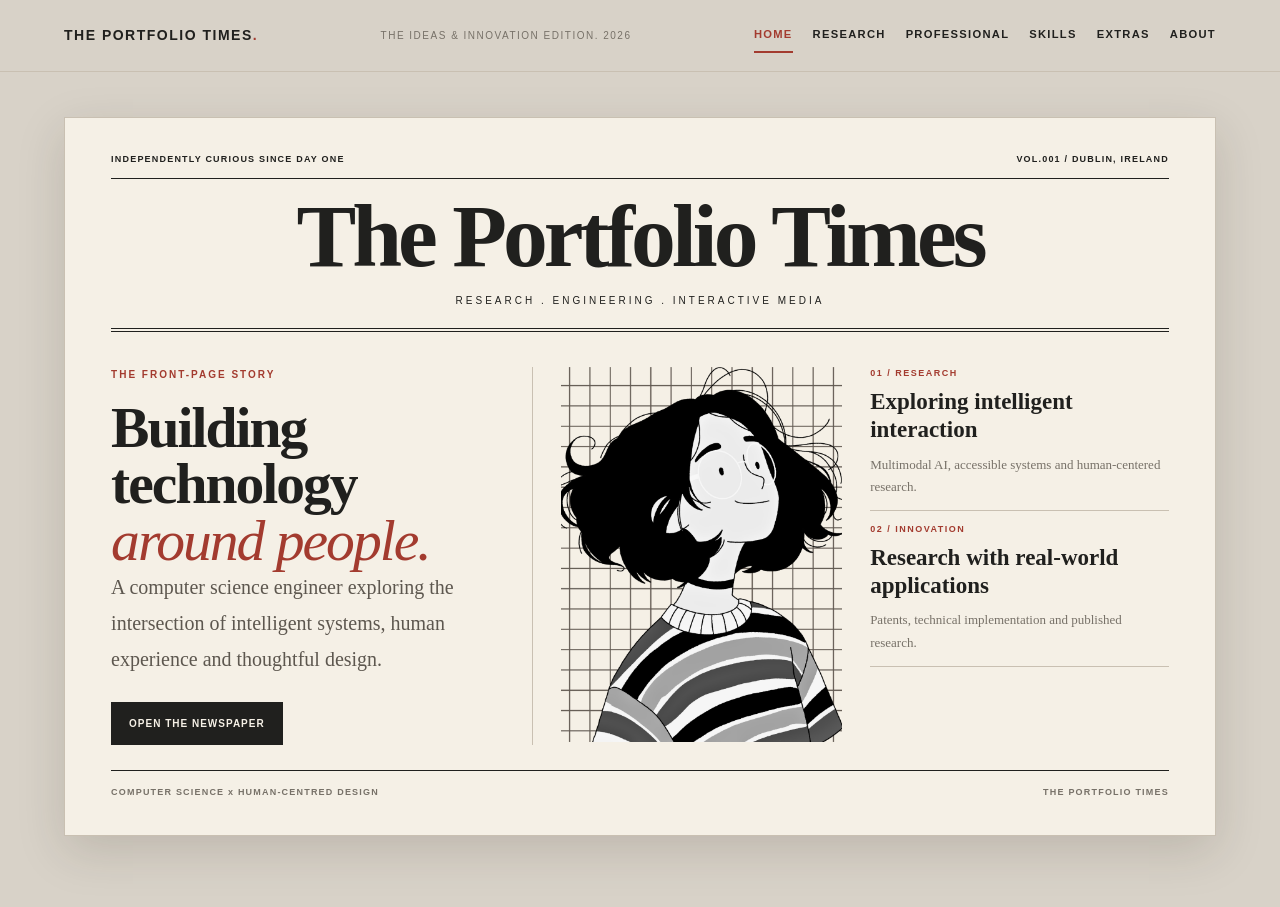
<file: Coursework-Portfolio-20261027T113355Z-1-001/Coursework-Portfolio/Portfolio/index.html>
<!-- The Portfolio Times cover page/homepage-->
<!DOCTYPE html>
<html lang="en">
<head>
    <meta charset="UTF-8">
    <meta name="viewport" content="width=device-width, initial-scale=1.0">
<!--title of the page-->
    <title>The Portfolio Times</title>
<!--linking the css and js files to the html page-->
    <link rel="stylesheet" href="css/style.css">
    <script src="js/script.js" defer></script>
</head>

<body>
<!--header section of the page containing the brand name and navigation bar -->
    <header class="site-header">

        <a href="index.html" class="brand">
            THE PORTFOLIO TIMES<span>.</span>

        </a>

        <div class="edition">
            THE IDEAS &amp; INNOVATION EDITION. 2026
        </div>
<!--navigation bar linking all the pages and current page is HOME---->
        <nav class="site-nav" aria-label="Main navigation">
            <a href="index.html" aria-current="page">HOME</a>
            <a href="research.html">RESEARCH</a>
            <a href="professional.html">PROFESSIONAL</a>
            <a href="skills.html">SKILLS</a>
            <a href="extras.html">EXTRAS</a>
            <a href="about.html">ABOUT</a>

        </nav>
    </header>
<!--main content of the page -->
    <main>
        <section class="cover-screen" id="cover">

            <div class="cover-paper">
                <div class="cover-topline">
                    <span> INDEPENDENTLY CURIOUS SINCE DAY ONE</span>
                    <span>VOL.001 / DUBLIN, IRELAND</span>
                </div>
<!--masthead of the page -->
                <h1 class ="masthead">
                    The Portfolio Times
                </h1>
<!--subheading of the page -->
                <div class="masthead-sub">
                    RESEARCH . ENGINEERING . INTERACTIVE MEDIA
                </div>
<!--rule separator -->
                <div class="cover-rule"></div>
<!--grid layout for the page -->
                <div class="cover-grid">
                    <div class="cover-main-story">
                        <p class ="kicker">THE FRONT-PAGE STORY</p>

                        <h2>
                            Building technology <br>
                            <em>around people.</em>
                        </h2>
<!--cover deck of the page -->
                        <p class="cover-deck">
                            A computer science engineer exploring the intersection of intelligent systems, human experience and thoughtful design.
                        </p>
<!--button to open the newspaper reader -->
                        <button class="open-paper" id="openPaper">
                            OPEN THE NEWSPAPER
                        </button>
                    </div>

                    <div class="cover-visual">

                        <img
                            class="cover-portrait"
                            src="media/about/profile.png"
                            alt="Portrait of Muskaan">
    
                    </div>

<!---sidebar content for each article-->
                    <aside class="cover-sidebar">
                        <article class="cover-teaser">
                            <p>01 / RESEARCH </p>
                            <h3>Exploring intelligent interaction</h3>
                            <p>
                               Multimodal AI, accessible systems and human-centered research.
                            </p>
                        </article>

                        <article class="cover-teaser">
                            <p>02 / INNOVATION</p>
                            <h3>Research with real-world applications</h3>
                            <p>
                                Patents, technical implementation and published research.
                            </p>
                        </article>
                    </aside>
                </div>
<!--bottom section -->
                <div class="cover-bottom">
                    <span> COMPUTER SCIENCE x HUMAN-CENTRED DESIGN</span>
                    <span>THE PORTFOLIO TIMES</span>
                </div>
            </div>
        </section>
<!--newspaper reader buttons and spread -->
        <div class="reader" id="reader" hidden>

            <div class="reader-toolbar">
                <button id="closePaper" class="toolbar-button">
                    COVER
                </button>
<!--spread indicator and page navigation-->
                <div class="page-indicator">
                    <span>SPREAD<span id="pageNumber"> 01</span></span>
                    <span>OF<span id="pageTotal"> 03</span></span>
                    
                </div>

                <div class="toolbar-right">
                    <button id="prevPage" class="turn-button">
                        previous page
                    </button>

                    <button id="nextPage" class="turn-button">
                        next page
                    </button>
                </div>
            </div>

            <!--book effects-->
            <div class="book-stage">
                <div class="book" id="book">

                    <div class="paper-page page-left" id="leftPage">

                    </div>

                    <div class="paper-page page-right" id="rightPage">

                    </div>

                    <div class="turn-sheet" id="turnSheet">
                        <div class="turn-front" id="turnFront">
                        </div>

                        <div class="turn-back" id="turnBack">
                        </div>


                    </div>
                </div>
            </div>
<!--footer section of the page -->
            <div class="reader-footer">
                <span>THE PORTFOLIO TIMES</span>
                <span>TURN A PAGE. FOLLOW A QUESTION</span>
<!--button to go to the next spread -->
                <button id="nextPageBottom">
                    NEXT SPREAD
                </button>
            </div>
        </div>
    </main>
<!--close main content-->
    </body>

</html>
</file>
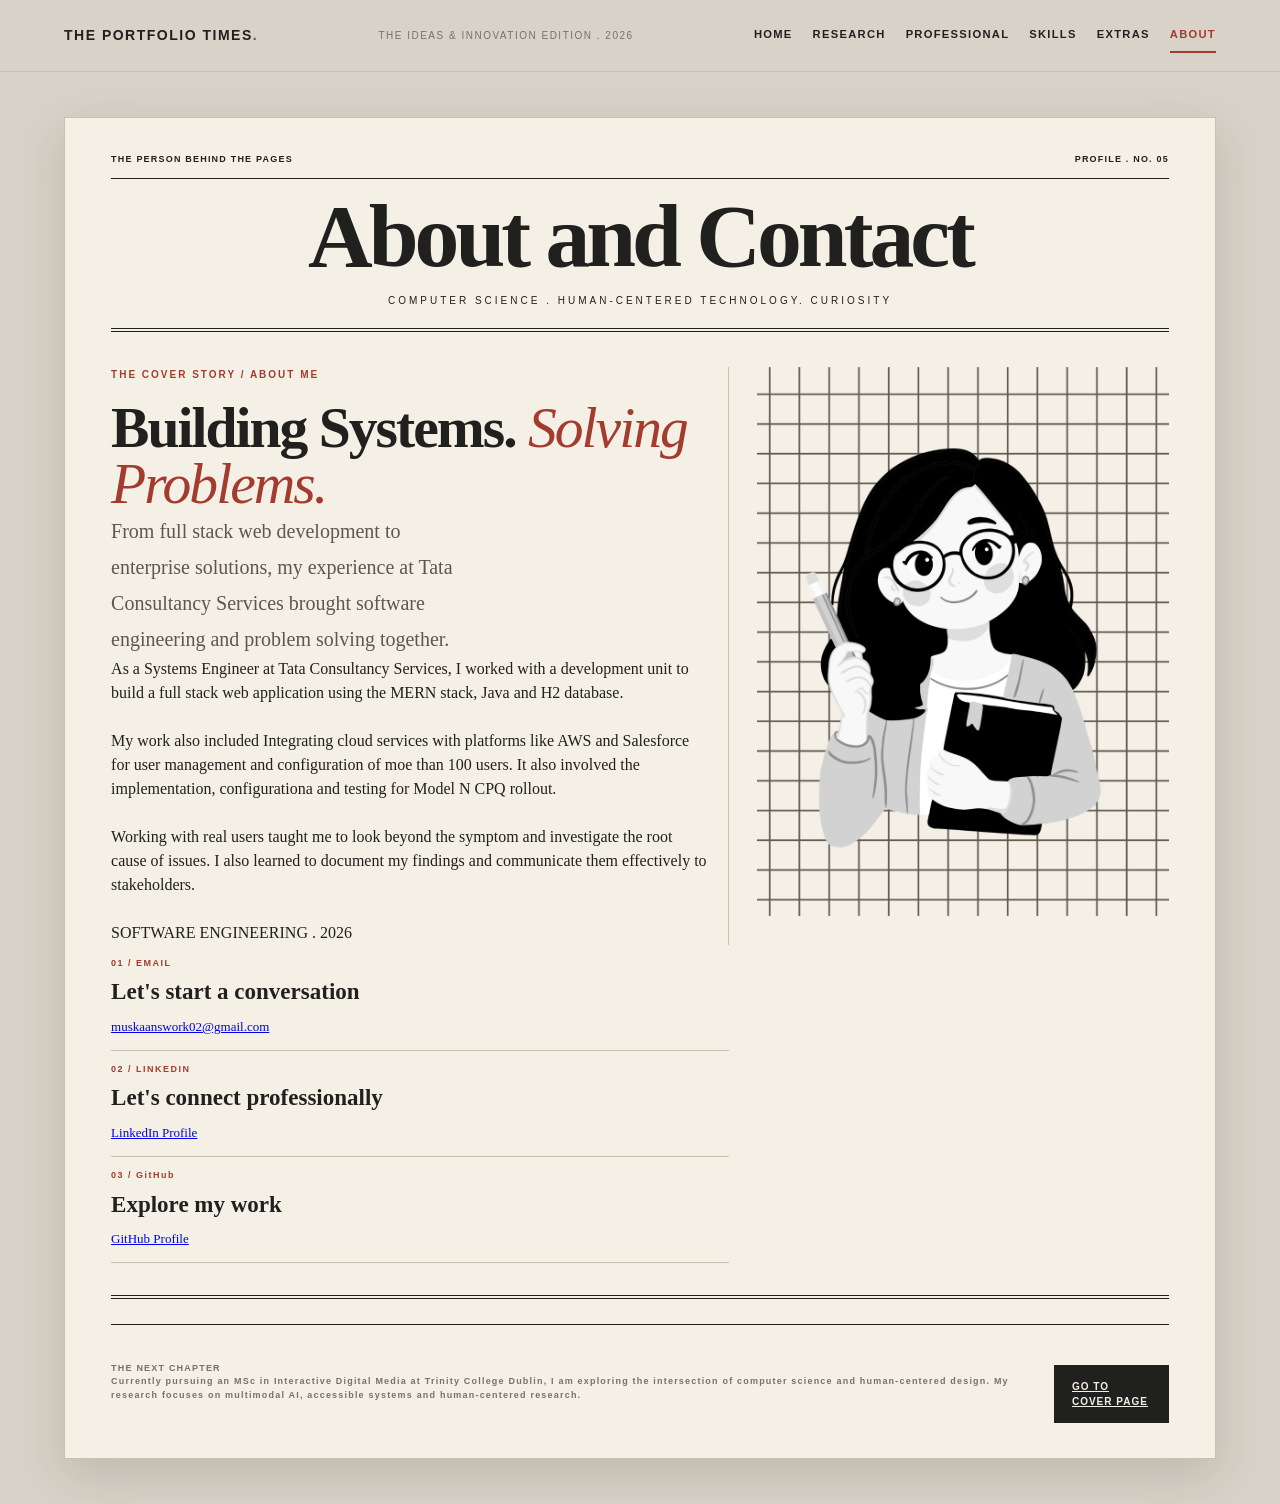
<file: Coursework-Portfolio-20261027T113355Z-1-001/Coursework-Portfolio/Portfolio/about.html>
<!-- About & Contact -->
<!DOCTYPE html>
<html lang="en">
    <head>
        <meta charset="UTF-8">
        <meta name="viewport" content="width=device-width, initial-scale=1.0">

        <title>About &amp; Contact | The Portfolio Times</title>
        <link rel="stylesheet" href="css/style.css">

    </head>

    <!--body that contains the main content -->

    <body class="inside-page">
        <header class="site-header">
            <a href="index.html" class="brand">
                THE PORTFOLIO TIMES<span>.</span>
            </a>

            <div class="edition">
                THE IDEAS &amp; INNOVATION EDITION . 2026
            </div>
            <!--navigation bar linking all the pages and current page is ABOUT---->
        <nav class="site-nav" aria-label="Main navigation">
            <a href="index.html" >HOME</a>
            <a href="research.html">RESEARCH</a>
            <a href="professional.html">PROFESSIONAL</a>
            <a href="skills.html">SKILLS</a>
            <a href="extras.html">EXTRAS</a>
            <a href="about.html" aria-current="page">ABOUT</a>
    
        </nav>

        </header>

        <!--main content of the page -->
         <main class="cover-screen">
            <article class="cover-paper">

                <div class="cover-topline">
                    <span>THE PERSON BEHIND THE PAGES</span>
                    <span>PROFILE . NO. 05</span>
                </div>
                <!--masthead of the page -->
                <h1 class="masthead">About and Contact</h1>

                <p class="masthead-sub">
                    COMPUTER SCIENCE . HUMAN-CENTERED TECHNOLOGY. CURIOSITY
                </p>

                <div class="cover-rule"></div>
                <div class="cover-grid">
                    <!--main story of the page -->
                <article class="cover-main-story">
                    <p class="kicker">THE COVER STORY / ABOUT ME</p>

                    <h2>
                        Building Systems.
                        <em>Solving Problems.</em>
                    </h2>

                    <p class="cover-deck">
                        From full stack web development to enterprise solutions, my experience at Tata Consultancy Services brought software engineering and problem solving together.
                    </p>

                    <p>
                        As a Systems Engineer at Tata Consultancy Services, I worked with a development unit to build a full stack web application using the MERN stack, Java and H2 database.
                    </p>

                    <p>
                        <br>
                        My work also included Integrating cloud services with platforms like AWS and Salesforce for user management and configuration of moe than 100 users. It also involved the implementation, configurationa and testing for Model N CPQ rollout.
                    </p>

                    <p>
                        <br>
                        Working with real users taught me to look beyond the symptom and investigate the root cause of issues. I also learned to document my findings and communicate them effectively to stakeholders.
                    </p>

                    <p class="article-byline">
                        <br>
                        SOFTWARE ENGINEERING . 2026
                    </p>

                </article>
                <!--aside section of the page with profile image and contact information -->
                <aside class="cover-visual">
                    <img
                        src="media/about/about.png"
                        alt="profile image"
                        class="page-image"
                    >
                </aside>

    <!--contact information -->
                <aside class="cover-sidebar">

                    <article class="cover-teaser">
                        <p>01 / EMAIL</p>
                        <h3>Let's start a conversation</h3>

                        <p> 
                            <a href="mailto: muskaanswork02@gmail.com">muskaanswork02@gmail.com</a>
                        </p>
                    </article>

                    <article class="cover-teaser">
                        <p> 02 / LINKEDIN</p>
                        <h3>Let's connect professionally</h3>
                        <p>
                            <a href="https://www.linkedin.com/in/muskaan-siddiqui-135b09414/" target="_blank" rel="noopener noreferrer">LinkedIn Profile</a>
                        </p>
                    </article>

                    <article class="cover-teaser">
                        <p> 03 / GitHub</p>
                        <h3>Explore my work</h3>
                        <p>
                            <a href="https://github.com/msiddiqu-tcd" target="_blank" rel="noopener noreferrer">GitHub Profile</a>
                        </p>
                    </article>
                </aside>
            </div>
<!--bottom section of the page -->
            <div class="cover-rule"></div>
            <div class="cover-bottom">
                   <p>
                    <strong>THE NEXT CHAPTER</strong>
                    <br>
                    Currently pursuing an MSc in Interactive Digital Media  at Trinity College Dublin, I am exploring the intersection of computer science and human-centered design. My research focuses on multimodal AI, accessible systems and human-centered research.
                   </p>
                   <a href="index.html" class="open-paper">
                    GO TO COVER PAGE
                   </a>
                </div>
        </article>
    </main>
<!--close main content-->
</body>
</html>
</file>
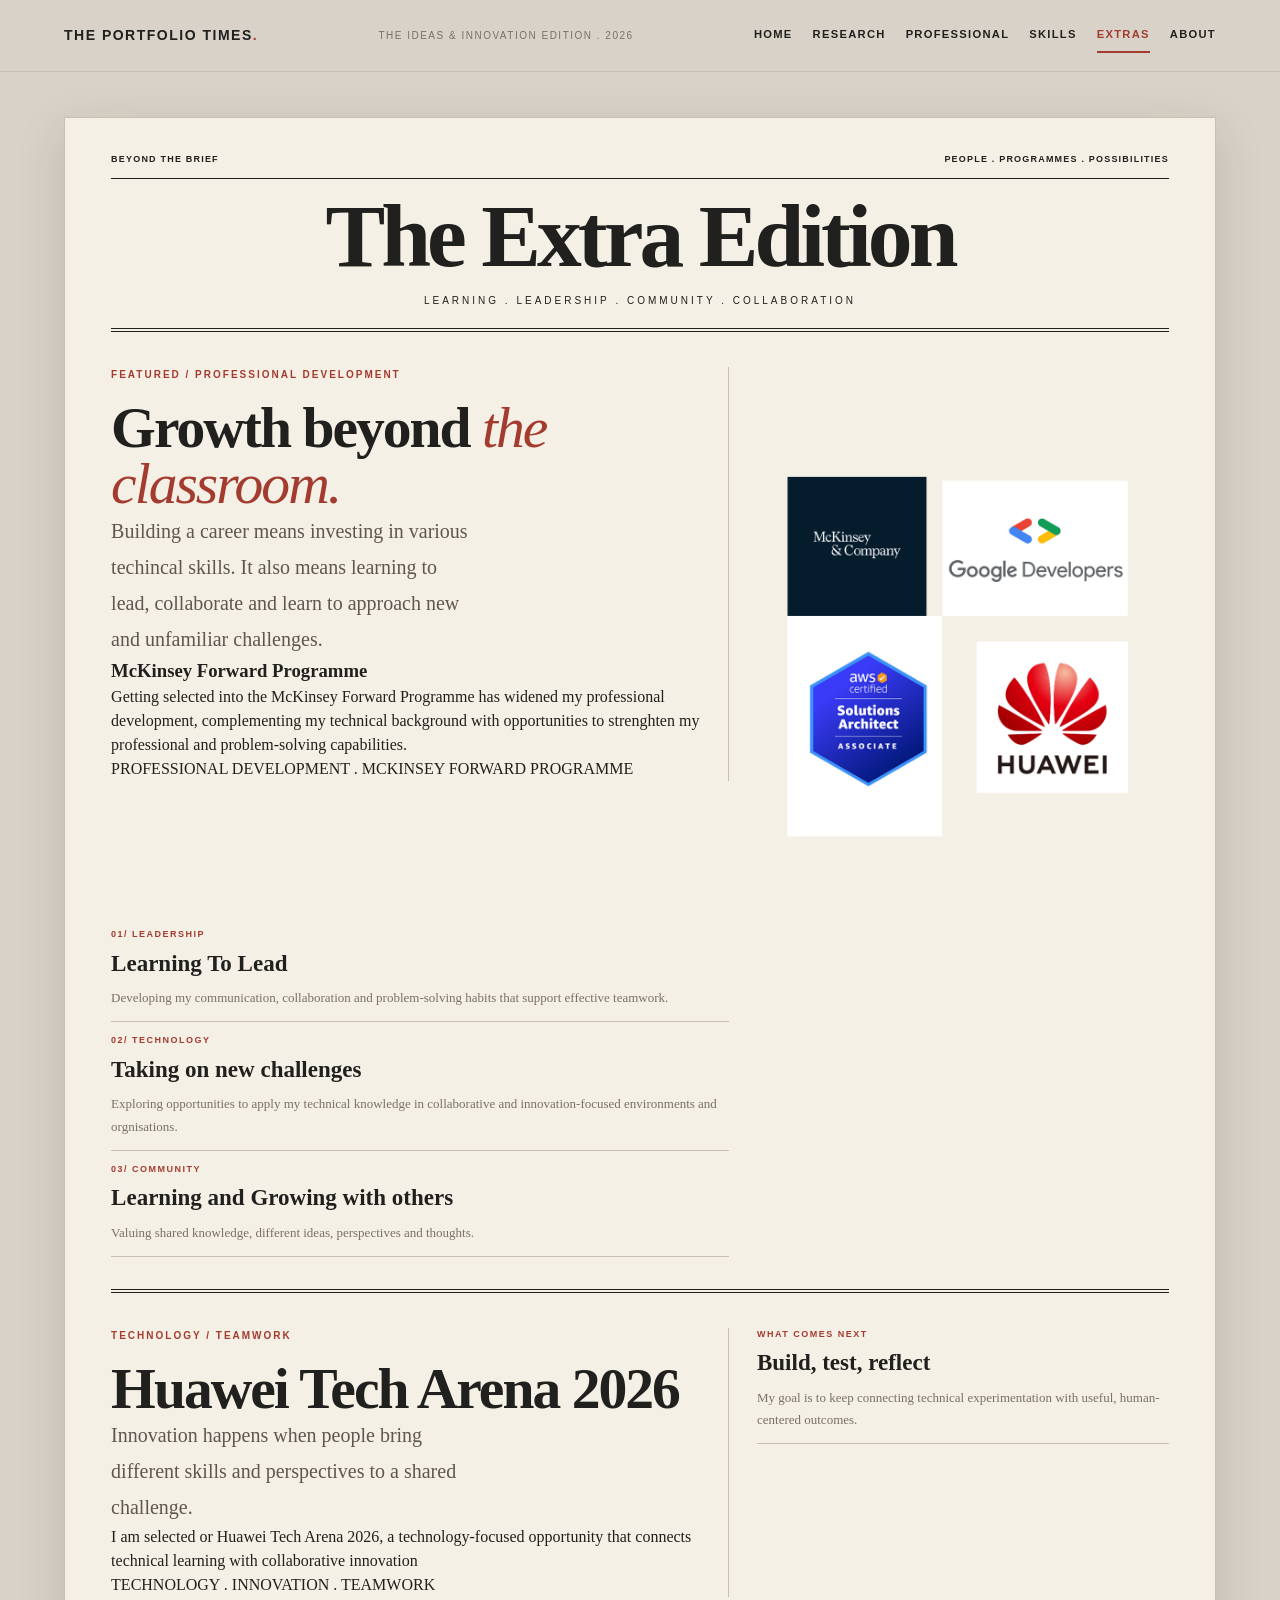
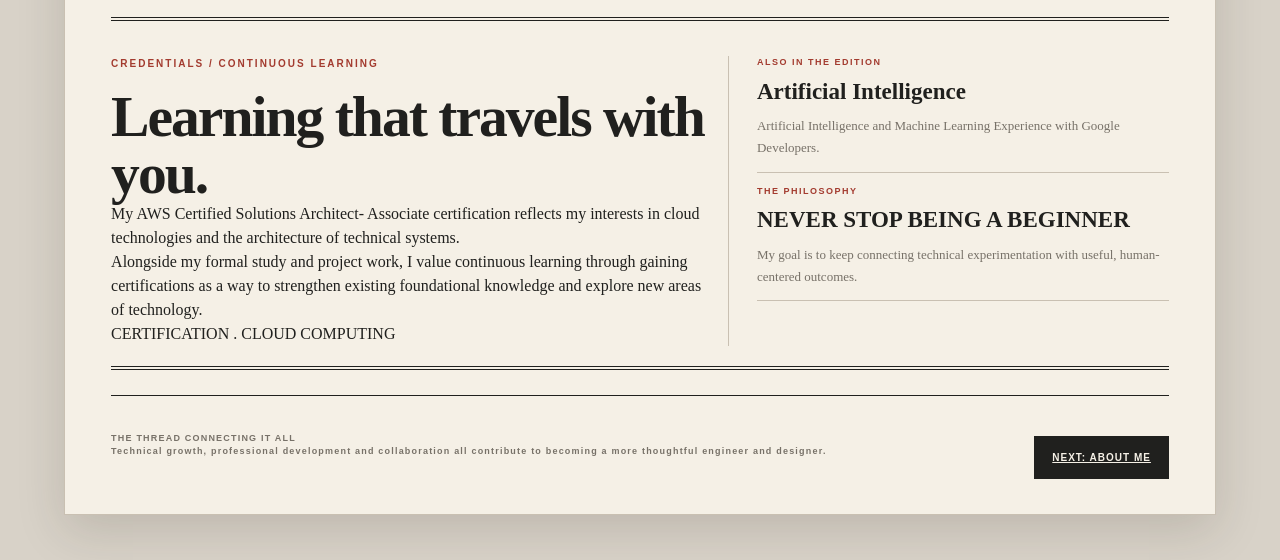
<file: Coursework-Portfolio-20261027T113355Z-1-001/Coursework-Portfolio/Portfolio/extras.html>
<!-- Extras Page -->
<!DOCTYPE html>
<html lang="en">
    <head>
        <meta charset="UTF-8">
        <meta name="viewport" content="width=device-width, initial-scale=1.0">

        <title>EXTRAS | The Portfolio Times</title>
        <link rel="stylesheet" href="css/style.css">
    </head>

    <body class="inside-page">
        <header class="site-header">
            <a href="index.html" class="brand">
                THE PORTFOLIO TIMES<span>.</span>
            </a>

            <div class="edition">
                THE IDEAS &amp; INNOVATION EDITION . 2026
            </div>
<!--navigation bar linking all the pages and current page is EXTRAS---->
        <nav class="site-nav" aria-label="Main navigation">
            <a href="index.html">HOME</a>
            <a href="research.html">RESEARCH</a>
            <a href="professional.html">PROFESSIONAL</a>
            <a href="skills.html">SKILLS</a>
            <a href="extras.html" aria-current="page">EXTRAS</a>
            <a href="about.html">ABOUT</a>

        </nav>

        </header>
<!--main content of the page -->
        <main class="cover-screen">
            <article class="cover-paper">
                <div class="cover-topline">
                    <span>BEYOND THE BRIEF</span>
                    <span>PEOPLE . PROGRAMMES . POSSIBILITIES</span>
                </div>
<!--masthead of the page -->
                <h1 class="masthead"> The Extra Edition</h1>
                <p class="masthead-sub">
                    LEARNING . LEADERSHIP . COMMUNITY . COLLABORATION
                </p>

                <div class="cover-rule"></div>
<!--grid layout for the page -->
                <div class="cover-grid">
                    <article class="cover-main-story">
                        <p class="kicker">FEATURED / PROFESSIONAL DEVELOPMENT</p>
                        <h2>
                            Growth beyond
                            <em>the classroom.</em>
                        </h2>

<!--deck of the page -->
                        <p class="cover-deck">
                            Building a career means investing in various techincal skills. It also means learning to lead, collaborate and learn to approach new and unfamiliar challenges.
                        </p>


                        <h3> McKinsey Forward Programme</h3>
                        <p>
                            Getting selected into the McKinsey Forward Programme has widened my professional development, complementing my technical background with opportunities to strenghten my professional and problem-solving capabilities.
                         </p>

                         <p class="article-byline">
                            PROFESSIONAL DEVELOPMENT . MCKINSEY FORWARD PROGRAMME
                         </p>
                    </article>
<!--aside section of the page containing visual elements -->
                    <aside class="cover-visual" aria-label="Decorative technology illustration representing growth and collaboration">
                        <img
                        src="media/extras/6.png"
                        alt="Software engineerng workspace"
                        class="page-image"
                    >
                    </aside>
<!--sidebar section of the page containning aspects of professional development -->
                <aside class="cover-sidebar">
                        <article class="cover-teaser">
                            <p>01/ LEADERSHIP</p>
                            <h3>Learning To Lead</h3>
                            <p>
                                Developing my communication, collaboration and problem-solving habits that support effective teamwork.
                            </p>
                        </article>


                        <article class="cover-teaser">
                            <p>02/ TECHNOLOGY</p>
                            <h3>Taking on new challenges</h3>
                            <p>
                                Exploring opportunities to apply my technical knowledge in collaborative and innovation-focused environments and orgnisations.
                            </p>
                        </article>

                        <article class="cover-teaser">
                            <p>03/ COMMUNITY</p>
                            <h3>Learning and Growing with others</h3>
                            <p>
                                Valuing shared knowledge, different ideas, perspectives and thoughts.
                            </p>
                        </article>
                    </aside>
                </div>
<!--About Huawei Tech Arena-->
                <div class="cover-rule"></div>

                <div class="cover-grid">
                    <article class="cover-main-story">
                        <p class="kicker">TECHNOLOGY / TEAMWORK</p>

                        <h2>Huawei Tech Arena 2026</h2>

                        <p class="cover-deck">
                            Innovation happens when people bring different skills and perspectives to a shared challenge.
                        </p>

                        <p>I am selected or Huawei Tech Arena 2026, a technology-focused opportunity that connects technical learning with collaborative innovation</p>

                       <p class="article-byline">
                        TECHNOLOGY . INNOVATION . TEAMWORK
                       </p>
                    </article>
<!--Goal section-->
                    <aside class="cover-sidebar">
                        <article class="cover-teaser">
                            <p>WHAT COMES NEXT</p>
                            <h3>Build, test, reflect</h3>
                            <p>
                                My goal is to keep connecting technical experimentation with useful, human-centered outcomes.
                            </p>
                        </article>
                    </aside>        
                </div>

<!--Credentials section-->
                <div class="cover-rule"></div>

                <div class="cover-grid">
                    <article class="cover-main-story">
                        <p class="kicker">CREDENTIALS / CONTINUOUS LEARNING</p>

                        <h2>Learning that travels with you.</h2>

                        <p>My AWS Certified Solutions Architect- Associate certification reflects my interests in cloud technologies and the architecture of technical systems.</p>
                        <p>Alongside my formal study and project work, I value continuous learning through gaining certifications as a way to strengthen existing foundational knowledge and explore new areas of technology.</p>
                        <p class="article-byline">
                            CERTIFICATION . CLOUD COMPUTING
                        </p>
                    </article>
                    <aside class="cover-sidebar">
                        <article class="cover-teaser">
                            <p>ALSO IN THE EDITION</p>
                            <h3>Artificial Intelligence</h3>
                            <p>Artificial Intelligence and Machine Learning Experience with Google Developers.</p>
                        </article>
<!--Beliefs section-->
                    <article class="cover-teaser">
                        <p>THE PHILOSOPHY</p>

                        <h3>NEVER STOP BEING A BEGINNER</h3>

                        <p>
                            My goal is to keep connecting technical experimentation with useful, human-centered outcomes.
                        </p>
                    </article>
                </aside>
            </div>
<!--Bottom section-->
            <div class="cover-rule"></div>

            <div class="cover-bottom">
                    <p>
                        <strong>THE THREAD CONNECTING IT ALL</strong>
                        <br>
                        Technical growth, professional development and collaboration all contribute to becoming a more thoughtful engineer and designer.
                    </p>
                    <a href="about.html" class="open-paper">NEXT: ABOUT ME</a>
                </div>
        </article>  
    </main>
    <!--close main content-->
</body>
</html>
</file>
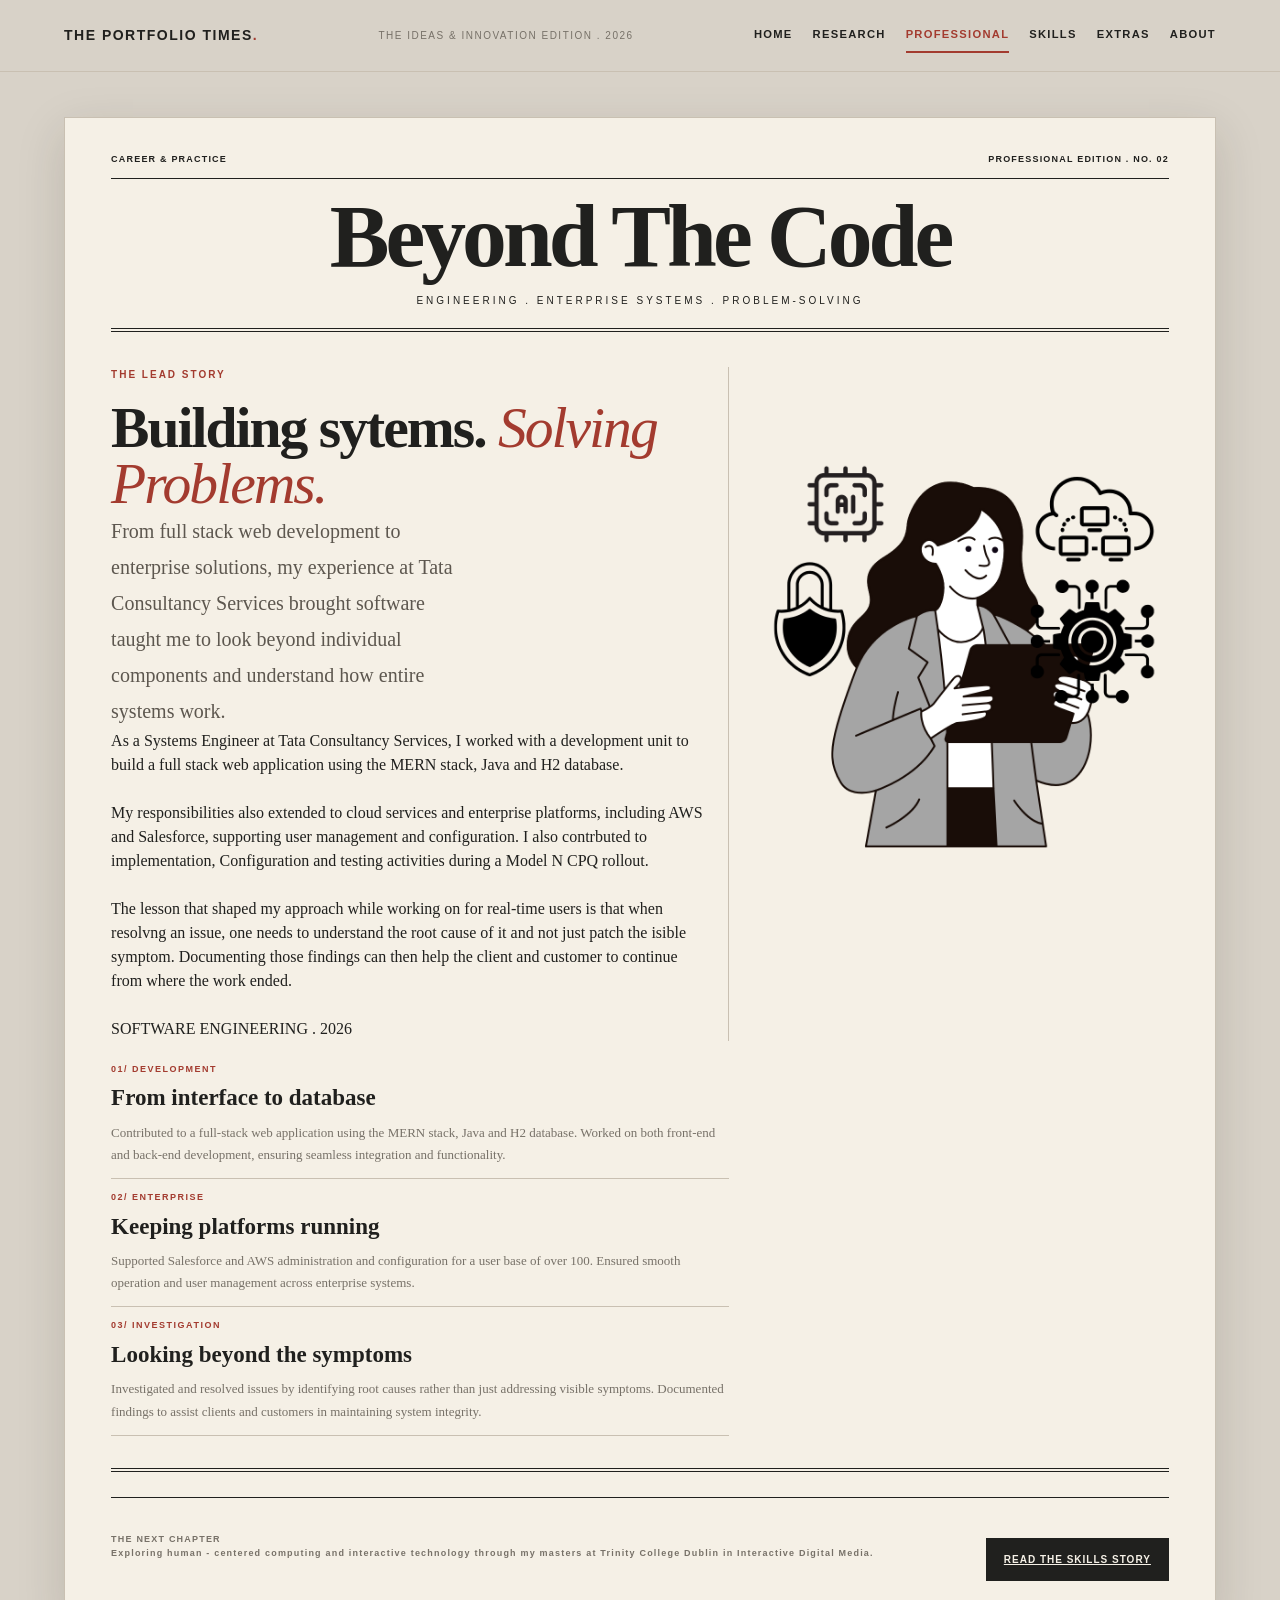
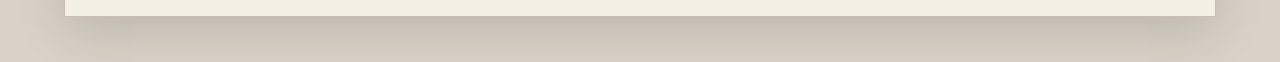
<file: Coursework-Portfolio-20261027T113355Z-1-001/Coursework-Portfolio/Portfolio/professional.html>
<!-- Professional Experience -->
<!DOCTYPE html>
<html lang="en">
    <head>
        <meta charset="UTF-8">
        <meta name="viewport" content="width=device-width, initial-scale=1.0">

        <title>Professional | The Portfolio Times</title>
        <link rel="stylesheet" href="css/style.css">

    </head>
<!--body that contains the main content -->
    <body class="inside-page">
        <header class="site-header">
            <a href="index.html" class="brand">
                THE PORTFOLIO TIMES<span>.</span>
            </a>

            <div class="edition">
                THE IDEAS &amp; INNOVATION EDITION . 2026
            </div>
<!--navigation bar linking all the pages and current page is PROFESSIONAL---->
        <nav class="site-nav" aria-label="Main navigation">
            <a href="index.html" >HOME</a>
            <a href="research.html">RESEARCH</a>
            <a href="professional.html" aria-current="page">PROFESSIONAL</a>
            <a href="skills.html">SKILLS</a>
            <a href="extras.html">EXTRAS</a>
            <a href="about.html">ABOUT</a>
    

        </nav>

        </header>
<!--main content of the page -->
         <main class="cover-screen">
            <article class="cover-paper">

                <div class="cover-topline">
                    <span>CAREER &amp; PRACTICE</span>
                    <span>PROFESSIONAL EDITION . NO. 02</span>
                </div>
<!--the masthead of the page -->
                <h1 class="masthead">Beyond The Code</h1>
<!--the masthead subtitle -->
                <p class="masthead-sub">
                    ENGINEERING . ENTERPRISE SYSTEMS . PROBLEM-SOLVING
                </p>
<!--the rule under the masthead -->
                <div class="cover-rule"></div>
                <!--the grid layout for the content -->
                <div class="cover-grid">
                    <div class="cover-left-column">
<!--the main story of the page -->
                <article class="cover-main-story">
                    <p class="kicker">THE LEAD STORY</p>

                    <h2>
                        Building sytems.
                        <em>Solving Problems.</em>
                    </h2>

                    <p class="cover-deck">
                        From full stack web development to enterprise solutions, my experience at Tata Consultancy Services brought software taught me to look beyond individual components and understand how entire systems work.
                    </p>

                    <p>
                        As a Systems Engineer at Tata Consultancy Services, I worked with a development unit to build a full stack web application using the MERN stack, Java and H2 database.
                    </p>

                    <p>
                        <br>
                        My responsibilities also extended to cloud services and enterprise platforms, including AWS and Salesforce, supporting user management and configuration. I also contrbuted to implementation, Configuration and testing activities during a Model N CPQ rollout.
                    </p>

                    <p>
                        <br>
                        The lesson that shaped my approach while working on for real-time users is that when resolvng an issue, one needs to understand the root cause of it and not just patch the isible symptom. Documenting those findings can then help the client and customer to continue from where the work ended.
                    </p>
<!--the byline of the article -->
                    <p class="article-byline">
                        <br>
                        SOFTWARE ENGINEERING . 2026
                    </p>

                </article>
<!--the sidebar with additional information -->
                <aside class="cover-sidebar">

                <article class="cover-teaser">
                    <p>01/ DEVELOPMENT</p>
                    <h3>From interface to database</h3>
                    <p>
                        Contributed to a full-stack web application using the MERN stack, Java and H2 database. Worked on both front-end and back-end development, ensuring seamless integration and functionality.
                    </p>
                </article>

                <article class="cover-teaser">
                    <p>02/ ENTERPRISE</p>
                    <h3>Keeping platforms running</h3>
                    <p>
                        Supported Salesforce and AWS administration and configuration for a user base of over 100. Ensured smooth operation and user management across enterprise systems.
                    </p>
                </article>

                <article class="cover-teaser">
                    <p>03/ INVESTIGATION</p>
                    <h3>Looking beyond the symptoms</h3>
                    <p>
                        Investigated and resolved issues by identifying root causes rather than just addressing visible symptoms. Documented findings to assist clients and customers in maintaining system integrity.
                    </p>
                </article>
                </aside>
                </div>
<!--the visual section of the page -->
                <aside class="cover-visual">
                    <img
                        src="media/professional/Professional.png"
                        alt="Software engineering workspace"
                        class="page-image"
                    >
                </aside>
            </div>

            <div class="cover-rule"></div>
            <!--the bottom section of the page -->
            <div class="cover-bottom">
                   <p>
                    <strong>THE NEXT CHAPTER</strong>
                    <br>
                    Exploring human - centered computing and interactive technology through my masters at Trinity College Dublin in Interactive Digital Media.
                   </p>
                   <a href="skills.html" class="open-paper">
                    READ THE SKILLS STORY
                   </a>
                </div>
        </article>
    </main>

</body>
</html>
</file>
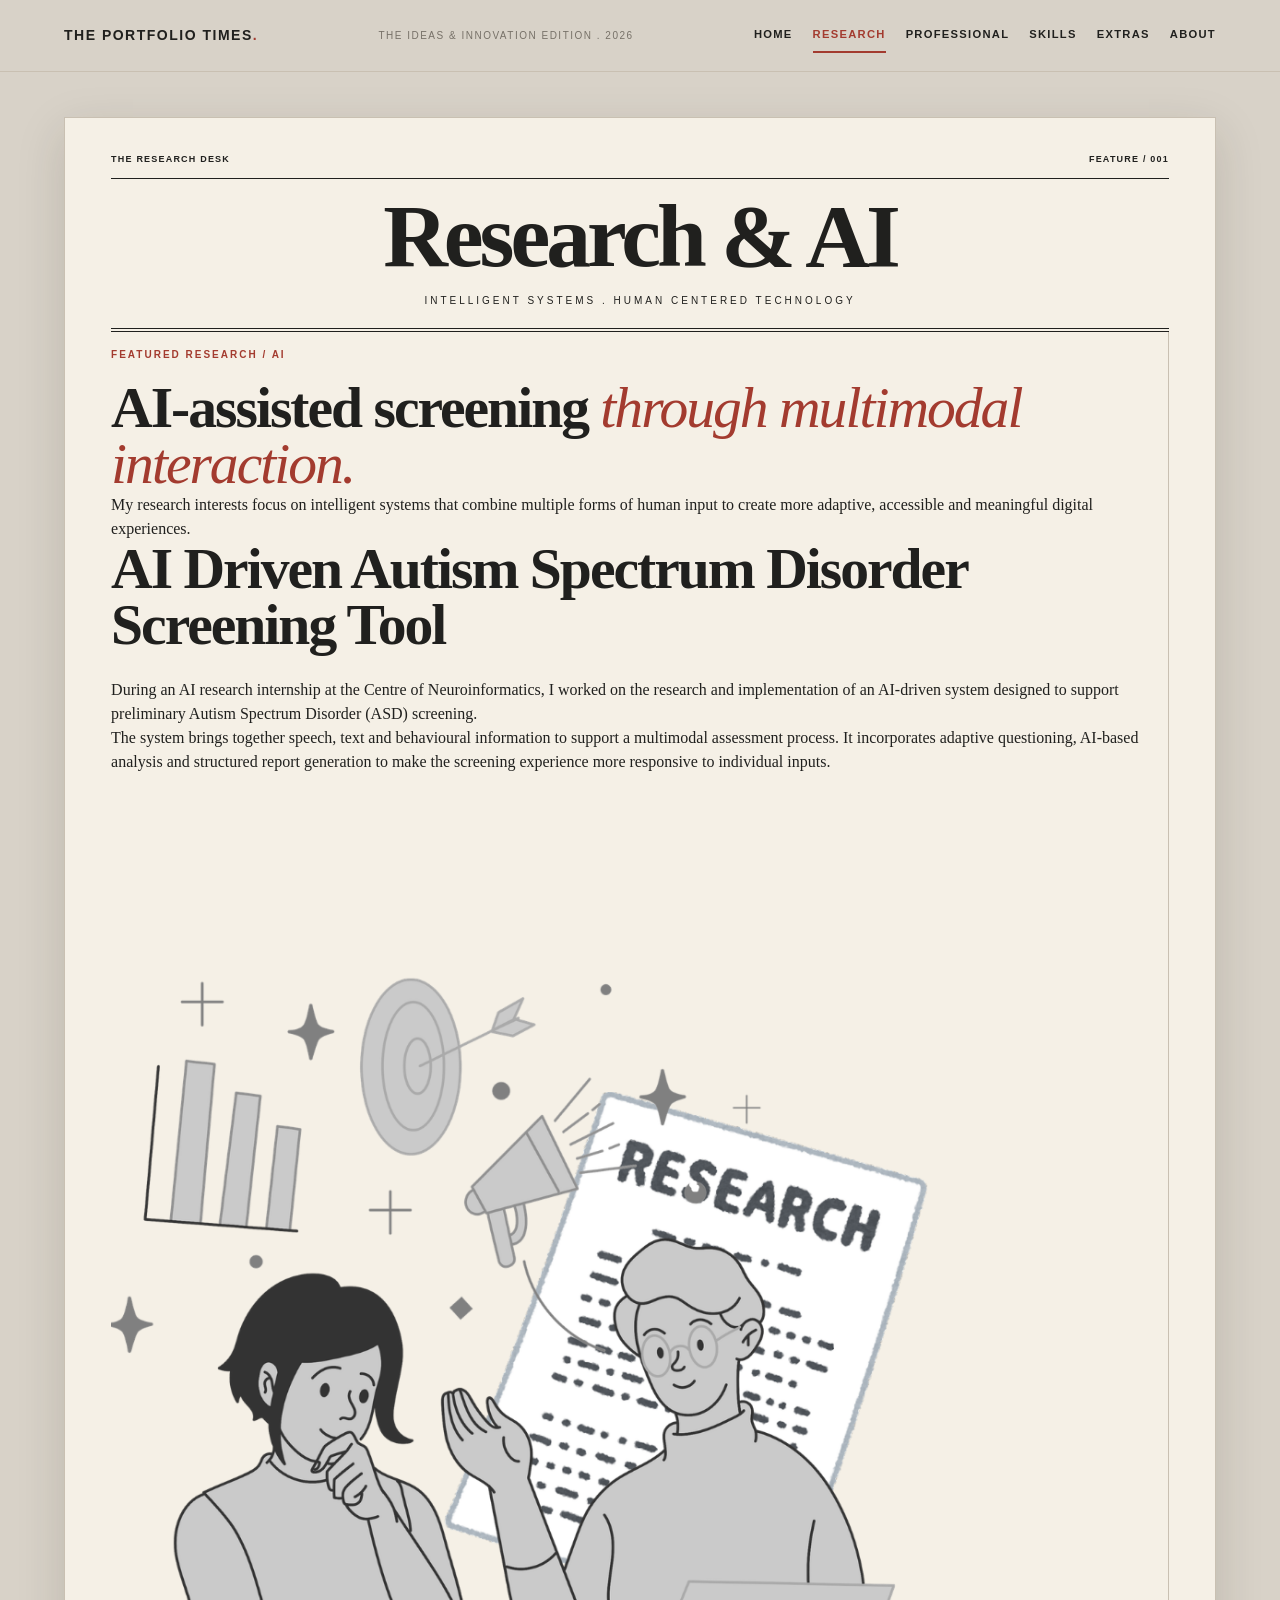
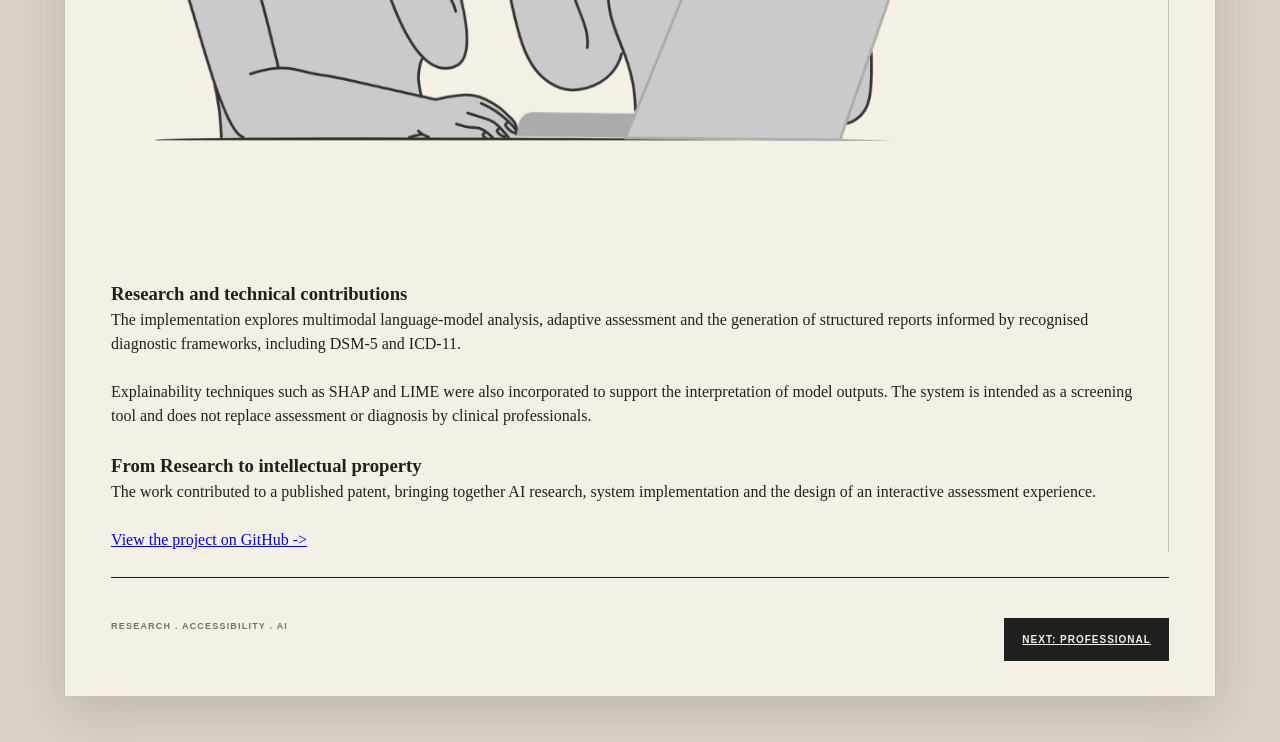
<file: Coursework-Portfolio-20261027T113355Z-1-001/Coursework-Portfolio/Portfolio/research.html>
<!-- Research & AI Page-->
<!DOCTYPE html>
<html lang="en">
    <head>
        <meta charset="UTF-8">
        <meta name="viewport" content="width=device-width, initial-scale=1.0">

        <title>Research &amp; AI | The Portfolio Times</title>
        <link rel="stylesheet" href="css/style.css">
    </head>
<!--body that contains the main content -->
    <body class="inside-page">
        <header class="site-header">
            <a href="index.html" class="brand">
                 THE PORTFOLIO TIMES<span>.</span>
            </a>

            <div class="edition">
                THE IDEAS &amp; INNOVATION EDITION . 2026
            </div>
<!--navigation bar linking all the pages and current page is RESEARCH---->
             <nav class="site-nav" aria-label="Main navigation">
            <a href="index.html" >HOME</a>
            <a href="research.html" aria-current="page">RESEARCH</a>
            <a href="professional.html">PROFESSIONAL</a>
            <a href="skills.html">SKILLS</a>
            <a href="extras.html">EXTRAS</a>
            <a href="about.html">ABOUT</a>
           

        </nav>

        </header>
<!--main content of the page -->
        <main class="cover-screen">
            <article class="cover-paper">
                <div class="cover-topline">
                    <span>THE RESEARCH DESK</span>
                    <span>FEATURE / 001</span>
                </div>
<!--masthead of the page -->
                <h1 class="masthead"> Research &amp; AI </h1>
<!--subheading -->
                <div class="masthead-sub">
                    INTELLIGENT SYSTEMS . HUMAN CENTERED TECHNOLOGY
                </div>
<!--rule -->
                <div class="cover-rule"></div>
<!--main story of the page -->
                <section class="cover-main-story">

                    <p class="kicker">
                        <br>
                        FEATURED RESEARCH / AI</p>

                    <h2>
                        AI-assisted screening
                        <em>through multimodal interaction.</em>
                    </h2>

                    <p>
                        My research interests focus on intelligent systems that combine multiple forms of human input to create more adaptive, accessible and meaningful digital experiences.
                    <br>

                    </p>

                    <h2>AI Driven Autism Spectrum Disorder Screening Tool</h2>

                    <p>
                        <br>
                        During an AI research internship at the Centre of Neuroinformatics, I worked on the research and implementation of an AI-driven system designed to support preliminary Autism Spectrum Disorder (ASD) screening.
                    </p>

                    <p>
                        The system brings together speech, text and behavioural information to support a multimodal assessment process. It incorporates adaptive questioning, AI-based analysis and structured report generation to make the screening experience more responsive to individual inputs.
                    </p>
<!--image for the article -->
                    <img
                        class="article-image"
                        src="media/research/RESEARCH.png"
                        alt="Interface or visualisation from the AI-driven ASD screening project">
<!--image for the article -->
                    <h3>Research and technical contributions</h3>

                    <p>The implementation explores multimodal language-model analysis, adaptive assessment and the generation of structured reports informed by recognised diagnostic frameworks, including DSM-5 and ICD-11.</p>
                    <br>
                    <p>Explainability techniques such as SHAP and LIME were also incorporated to support the interpretation of model outputs. The system is intended as a screening tool and does not replace assessment or diagnosis by clinical professionals.</p>

                    <br>
<!--section for intellectual property -->
                    <h3>From Research to intellectual property</h3>

                    <p>The work contributed to a published patent, bringing together AI research, system implementation and the design of an interactive assessment experience.</p>
                   
                    <p>
                        <br>
<!-- GitHub link of the project-->
                        <a href="https://github.com/Muskaan079/ASD-Screening-Tool.git" 
                            target="_blank"
                            rel="noopener noreferrer">
                            View the project on GitHub ->
                        </a>
                    </p>
                </section>
<!--bottom section of the page -->
                <div class="cover-bottom">
                    <span>RESEARCH . ACCESSIBILITY . AI</span>
                    <a href="professional.html" class="open-paper">NEXT: PROFESSIONAL</a>
                </div>
            </article>
        </main>
    </body>
</html>
</file>
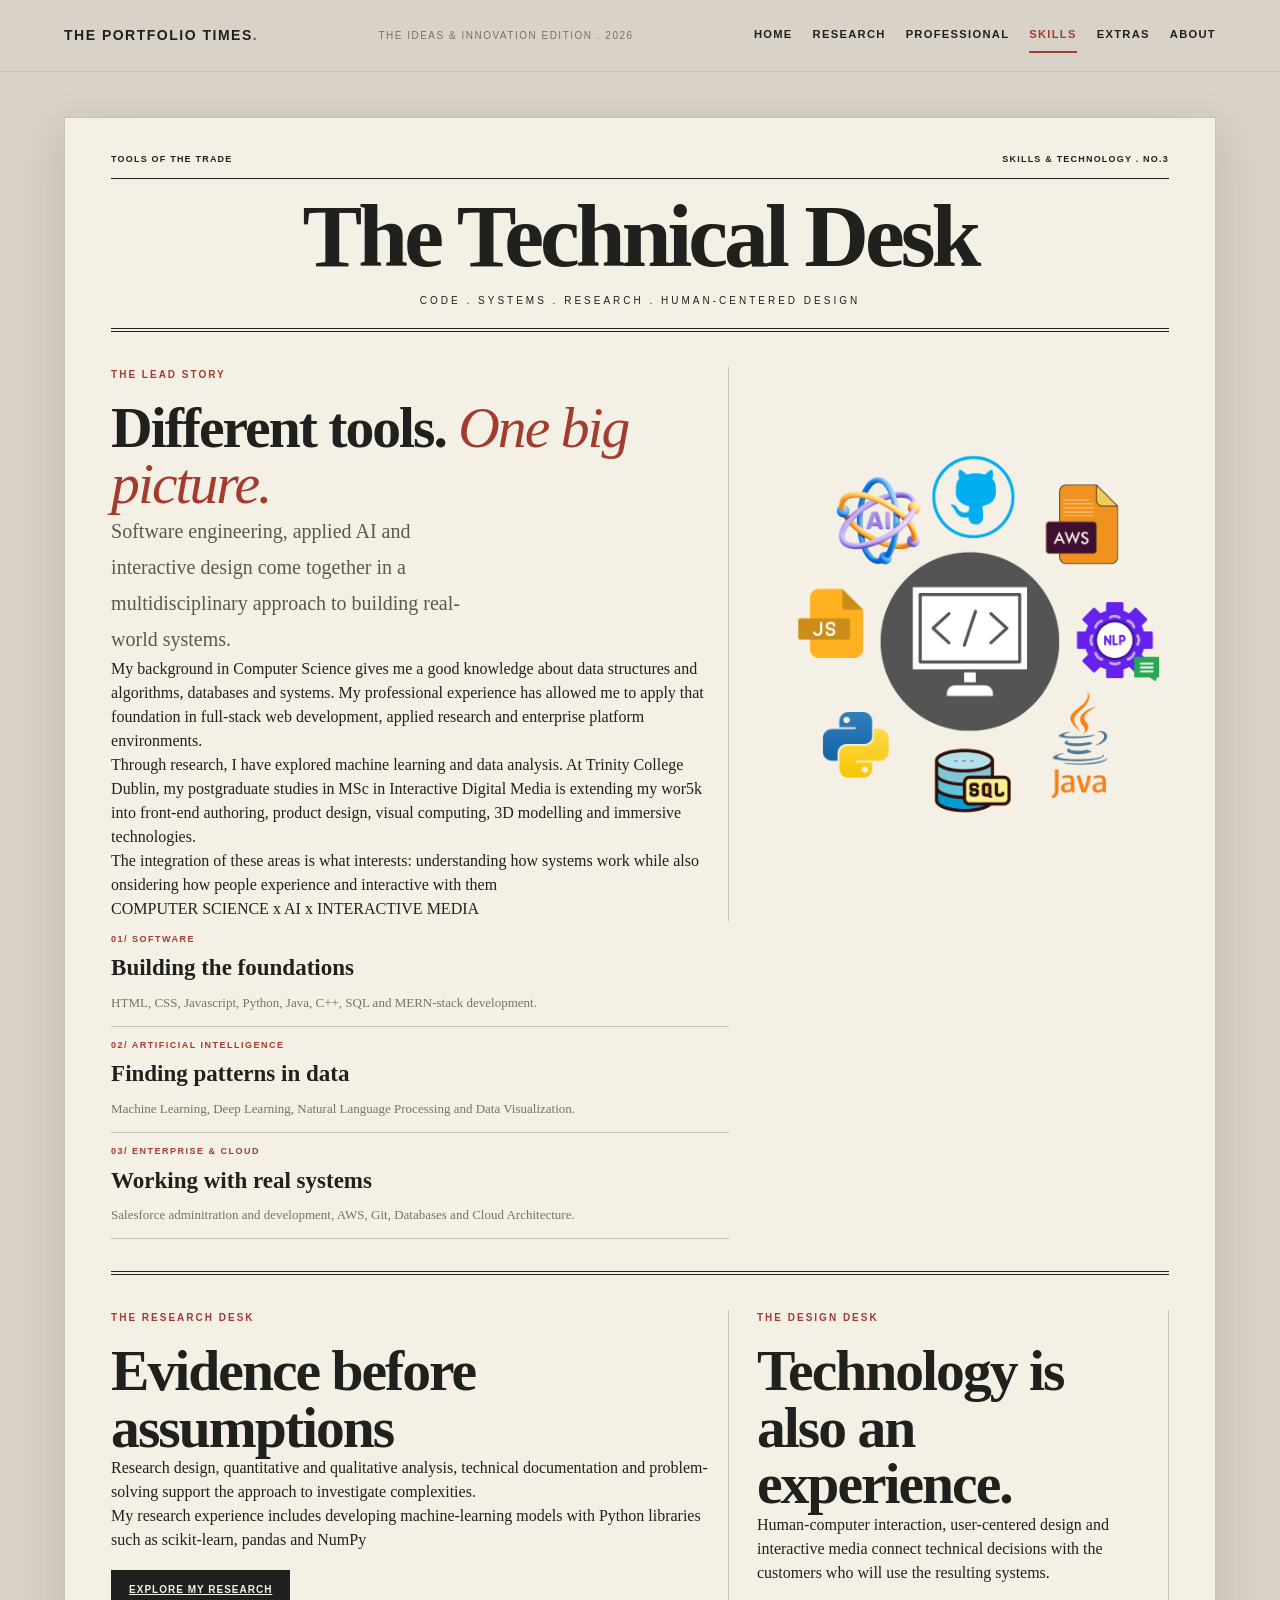
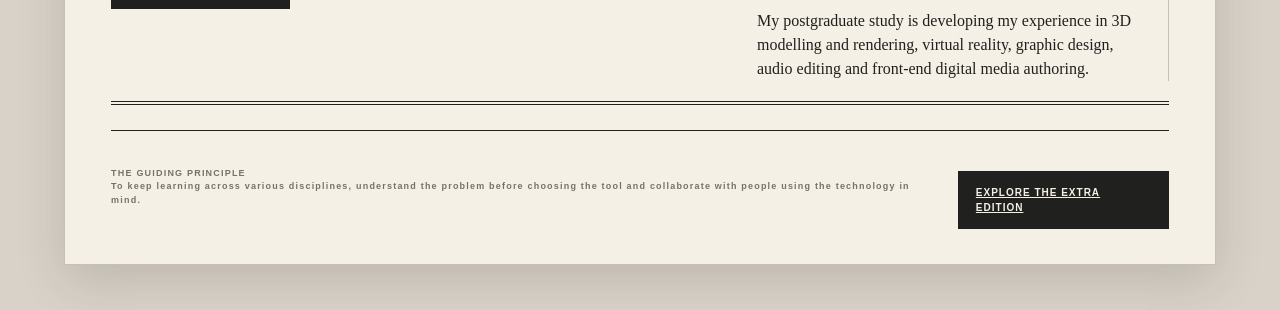
<file: Coursework-Portfolio-20261027T113355Z-1-001/Coursework-Portfolio/Portfolio/skills.html>
<!-- Skills page -->
<!DOCTYPE html>
<html lang="en">
    <head>
        <meta charset="UTF-8">
        <meta name="viewport" content="width=device-width, initial-scale=1.0">

        <title>SKILLS | The Portfolio Times</title>
        <link rel="stylesheet" href="css/style.css">
    </head>
<!--body that contains the main content -->
    <body class="inside-page">
        <header class="site-header">
            <a href="index.html" class="brand">
                THE PORTFOLIO TIMES<span>.</span>
            </a>

            <div class="edition">
                THE IDEAS &amp; INNOVATION EDITION . 2026
            </div>
<!--navigation section that contains links to different pages -->
        <nav class="site-nav" aria-label="Main navigation">
            <a href="index.html">HOME</a>
            <a href="research.html">RESEARCH</a>
            <a href="professional.html">PROFESSIONAL</a>
            <a href="skills.html" aria-current="page">SKILLS</a>
            <a href="extras.html">EXTRAS</a>
            <a href="about.html">ABOUT</a>

        </nav>

        </header>
<!--main content of the page -->
        <main class="cover-screen">
            <article class="cover-paper">
                <div class="cover-topline">
                    <span>TOOLS OF THE TRADE</span>
                    <span>SKILLS &amp; TECHNOLOGY . NO.3</span>
                </div>
<!--masthead of the page -->
                <h1 class="masthead"> The Technical Desk</h1>
<!--subheading -->
                <p class="masthead-sub">
                    CODE . SYSTEMS . RESEARCH . HUMAN-CENTERED DESIGN
                </p>

                <div class="cover-rule"></div>
<!--grid layout of the page -->
                <div class="cover-grid">
                    <article class="cover-main-story">
                        <p class="kicker">THE LEAD STORY</p>
                        <h2>
                            Different tools.
                            <em>One big picture.</em>
                        </h2>


                        <p class="cover-deck">
                            Software engineering, applied AI and interactive design come together in a multidisciplinary approach to building real-world systems. 
                        </p>

                        <p>
                            My background in Computer Science gives me a good knowledge about data structures and algorithms, databases and systems. My professional experience has allowed me to apply that foundation in full-stack web development, applied research and enterprise platform environments.
                         </p>

                         <p>Through research, I have explored machine learning and data analysis. At Trinity College Dublin, my postgraduate studies in MSc in Interactive Digital Media is extending my wor5k into front-end authoring, product design, visual computing, 3D modelling and immersive technologies.</p>

                         <p>The integration of these areas is what interests: understanding how systems work while also onsidering how people experience and interactive with them</p>

                         <p class="article-byline">
                            COMPUTER SCIENCE x AI x INTERACTIVE MEDIA
                         </p>
                    </article>
<!--visual section -->
                    <aside class="cover-visual" aria-label="Decorative technology illustration">
                        <img
                        src="media/skills/Skills.png"
                        alt="Skills image"
                        class="page-image"
                    >
                    </aside>
<!--sidebar containing additional information -->
                    <aside class="cover-sidebar">
                        <article class="cover-teaser">
                            <p>01/ SOFTWARE</p>
                            <h3>Building the foundations</h3>
                            <p>
                                HTML, CSS, Javascript, Python, Java, C++, SQL and MERN-stack development.
                            </p>
                        </article>


                        <article class="cover-teaser">
                            <p>02/ ARTIFICIAL INTELLIGENCE</p>
                            <h3>Finding patterns in data</h3>
                            <p>
                                Machine Learning, Deep Learning, Natural Language Processing and Data Visualization.
                            </p>
                        </article>

                        <article class="cover-teaser">
                            <p>03/ ENTERPRISE &amp; CLOUD</p>
                            <h3>Working with real systems</h3>
                            <p>
                                Salesforce adminitration and development, AWS, Git, Databases and Cloud Architecture.
                            </p>
                        </article>
                    </aside>
                </div>

                <div class="cover-rule"></div>
<!--second grid-->
                <div class="cover-grid">
                    <article class="cover-main-story">
                        <p class="kicker">THE RESEARCH DESK</p>
<!--subheading -->
                        <h2>Evidence before assumptions</h2>

                        <p>
                            Research design, quantitative and qualitative analysis, technical documentation and problem-solving support the approach to investigate complexities. 
                        </p>

                        <p>My research experience includes developing machine-learning models with Python libraries such as scikit-learn, pandas and NumPy</p>
                        <br>
                        <!--link to research page-->
                        <a href="research.html" class="open-paper">
                            EXPLORE MY RESEARCH
                        </a>
                    </article>

                    <article class="cover-main-story">
                        <p class="kicker">THE DESIGN DESK</p>
<!--next subheading -->
                        <h2>Technology is also an experience.</h2>

                        <p>
                            Human-computer interaction, user-centered design and interactive media connect technical decisions with the customers who will use the resulting systems.
                        </p>

                        <p>
                            <br>
                            My postgraduate study is developing my experience in 3D modelling and rendering, virtual reality, graphic design, audio editing and front-end digital media authoring.
                        </p>
                    </article>
                </div>

                <div class="cover-rule"></div>
<!--bottom section of the page -->
                <div class="cover-bottom">
                    <p>
                        <strong>THE GUIDING PRINCIPLE</strong>
                        <br>
                        To keep learning across various disciplines, understand the problem before choosing the tool and collaborate with people using the technology in mind.
                    </p>

                    <a href="extras.html" class="open-paper">
                        EXPLORE THE EXTRA EDITION
                    </a>
                </div>

            </article>  
        </main>
    </body>
</html>
</file>
<file: Coursework-Portfolio-20261027T113355Z-1-001/Coursework-Portfolio/Portfolio/css/style.css>
/*1. BASIC STYLE*/


*{
    box-sizing: border-box;
    margin: 0;
    padding: 0;

}

:root{
    --paper:#f5f0e6;
    --paper-dark:#e9e1d3;
    --ink:#20201e;
    --muted:#777168;
    --accent:#a33b2f;
    --rule:#c9c0b2;
}

body{
    background: #d8d2c8;
    color:var(--ink);
    font-family: Georgia, 'Times New Roman', Times, serif;
    line-height: 1.5;
}

button{
    font:inherit;
    color:inherit;
    cursor: pointer;
}

[hidden]{
    display: none !important;
}

/*2. Top Navigation Bar*/

.site-header{
    display:flex;
    justify-content: space-between;
    align-items: center;
    gap:20px;
    padding:18px 5%;
    border-bottom: 1px solid var(--rule);
}

.brand{
    color: var(--ink);
    text-decoration: none;
    font-family: Arial, sans-serif;
    font-size: 14px;
    font-weight: 800;
    letter-spacing: 1.5px;
}

.brand span{
    color:var(--accent);
}

.site-nav{
    display: flex;
    align-items: center;
    justify-content: center;
    flex-wrap: wrap;
    gap:8px 20px;
}

.site-nav a{
    color: var(--ink);
    text-decoration: none;
    font-family: Arial, sans-serif;
    font-size: 0.7rem;
    font-weight: bold;
    letter-spacing: 0.08rem;
    padding: 8px 0;
    border-bottom: 2px solid transparent;
    transition: color 0.2s ease, border-color 0.2s ease;
}

.site-nav a:hover,
.site-nav a[aria-current="page"]{
    color:var(--accent);
    border-bottom: 2px solid var(--accent);
}
/* MEDIA QUERIES FOR RESPONSIVE DESIGN */
@media (max-width:850px){
    .site-header{
        flex-wrap: wrap;
    }

    .site-nav{
        width: 100%;
        gap:14px;
    }
}

.edition{
    color: var(--muted);
    font-family: Arial, sans-serif;
    font-size: 10px;
    letter-spacing: 1.5px;
    text-align: center;
}

/*3. COVER AREA*/

/* The cover area is the main section of the homepage that displays the newspaper title, main story, and sidebar teasers. It is designed to be responsive and adapt to different screen sizes. */
.cover-screen{
    min-height: calc(100vh - 65px);
    padding: 45px 5%;
    display: flex;
    justify-content: center;
    align-items: flex-start;
}

.cover-paper{
    width:100%;
    max-width: 1200px;
    padding: 35px 4%;
    background: var(--paper);
    border: 1px solid #c9c0b2;
    box-shadow: 0 15px 45px rgba(40, 32, 20, 0.15);
}

/* 4. TOP AND BOTTOM INFO ROWS*/

.cover-topline,
.cover-bottom{
    display:flex;
    justify-content: space-between;
    align-items: center;
    gap:15px;
    font-family: Arial, sans-serif;
    font-size: 9px;
    font-weight:bold;
    letter-spacing: 1.2px;
}

.cover-topline{
    padding-bottom: 12px;
    border-bottom: 1px solid var(--ink);
}

.cover-bottom{
    padding-top: 15px;
    margin-top: 25px;
    border-top:1px solid var(--ink);
    color: var(--muted);
}

/*5. NEWSPAPER TITLE*/
/* The newspaper title is displayed in a large, bold font at the top of the cover area. It is centered and has a subheading below it. */

.masthead{
    margin: 12px 0 0;
    text-align: center;
    font-size: clamp(42px, 7vw, 100px);
    font-weight:900;
    line-height:1;
    letter-spacing: -4px;
}

.masthead-sub{
    margin-top:12px;
    text-align:center;
    font-family: Arial, sans-serif;
    font-size:10px;
    letter-spacing: 3px;
}

.cover-rule{
    height: 4px;
    margin-top: 20px;
    border-top:1px solid var(--ink);
    border-bottom: 1px solid var(--ink);
}

/*6. THREE COLUMN LAYOUT*/
/* The cover area is divided into three columns: the main story, the sidebar teasers, and the visual element. The main story takes up the largest portion of the grid, while the sidebar teasers and visual element take up smaller portions. */

.cover-grid{
    display:grid;
    grid-template-columns: 1.2fr 0.8fr 0.85fr;
    gap:28px;
    margin-top:35px;
    align-items:start;
}

.inside-page .cover-grid{
    grid-template-columns: 1.2fr 0.8fr;
    align-items: start;
    gap: 28px;
}

.inside-page .cover-left-column{
    display: flex;
    flex-direction: column;
    gap:22px;
    min-width: 0;
}

.cover-main-story{
    padding-right:20px;
    border-right:1px solid var(--rule);
}

.kicker{
    margin-bottom: 18px;
    color:var(--accent);
    font-family: Arial, sans-serif;
    font-size: 10px;
    font-weight: bold;
    letter-spacing: 2px;
}

.cover-main-story h2{
    font-size: clamp(38px, 4.5vw, 64px);
    line-height: 0.98;
    letter-spacing: -2px;
}

.cover-main-story h2 em{
    color: var(--accent);
    font-weight: normal;
}

.cover-deck{
    max-width:360px;
    color: #5d574f;
    font-size: 20px;
    line-height: 1.8;
    text-align: left;
}

/*7. OPEN NEWSPAPER BUTTON*/
/* The "Open Newspaper" button is a call-to-action that allows users to access the full newspaper. It is styled with a border, background color, and hover effects to make it visually appealing and interactive. */
.open-paper{
    margin-top: 25px;
    padding: 13px 17px;
    border: 1px solid var(--ink);
    background:var(--ink);
    color:var(--paper);
    font-family: Arial, sans-serif;
    font-size: 10px;
    font-weight: bold;
    letter-spacing: 1px;
    transition: background 0.2s, color 0.2s;
}

.open-paper:hover{
    background: transparent;
    color: var(--ink);
}

/* 8. SIDEBAR STORY TEASER*/
/* The sidebar story teasers provide a brief overview of additional stories available in the newspaper. Each teaser includes a kicker, headline, and short description, and is separated by a border for visual clarity. */

.cover-sidebar{
    display:flex;
    flex-direction: column;
}

.cover-teaser{
    padding: 0 0 12px;
    margin-bottom: 12px;
    border-bottom:1px solid var(--rule);
}

.cover-teaser > p:first-child{
    margin-bottom: 8px;
    color:var(--accent);
    font-family: Arial, sans-serif;
    font-size: 9px;
    font-weight: bold;
    letter-spacing: 1.5px;
}

.cover-teaser h3{
    font-size: 23px;
    line-height: 1.2;
}

.cover-teaser > p:last-child {
    margin-top: 10px;
    color: var(--muted);
    font-size: 13px;
    line-height: 1.7;
}

/*9. TABLE RESPOND DESIGN */
@media (max-width:850px) { /* Adjust the layout for smaller screens */

    .cover-grid{
        grid-template-columns: 1fr 1fr;
    }

    .cover-main-story{
        grid-column: 1/-1;
        border-right:none;
        padding-right: 0;
    }

    .cover-sidebar{
        grid-column: 1/ -1;
        display:grid;
        grid-template-columns: 1fr 1fr;
        gap:20px;
    }
}

/*10. MOBILE RESPONSIVE DESIGN*/
/* The following media query adjusts the layout and styling of the cover area for screens with a maximum width of 560px. It modifies the flex-wrap, padding, grid-template-columns, and other properties to ensure that the content remains readable and visually appealing on smaller devices. */
    @media(max-width:560px){
        .site-header{
            flex-wrap: wrap;
            padding:15px 5%;
        }
        .paper-page{
            min-height: 350px;
            padding: 28px 22px;
        }
    

    .edition{
        order: 3;
        width:100%;
        text-align: left;
    }

    .cover-screen{
        padding:20px 3%;
    }

    .cover-paper{
        padding:24px 5%;
    }

    .masthead{
        font-size: clamp(38px, 11vw, 60px);
        letter-spacing: -2px;
    }

    .masthead-sub{
        font-size: 8px;
        letter-spacing: 1px;
    }

    .cover-grid{
        grid-template-columns: 1fr;
        gap:28px;
    }

    .cover-main-story{
        padding-right: 0;
        border-right: none;
    }

.cover-visual{
    min-height: 300px;
    display: flex;
    align-items: center;
    justify-content: center;
    overflow: hidden;
    background: var(--paper-dark);
}
/* The cover visual is a section that displays an image or visual element related to the main story. It is designed to be responsive and adapt to different screen sizes, ensuring that the visual content remains prominent and engaging. */
.inside-page .cover-visual{
    min-height: 0;
    background: transparent;
}

.inside-page .cover-grid{
    grid-template-columns: 1fr;
}

.inside-page .cover-left-column{
    width: 100%;
}
.cover-sidebar{
    display:grid;
    grid-column: auto;
    grid-template-columns: 1fr;
}

.cover-topline,
.cover-bottom{
    font-size: 8px;
    letter-spacing: 0.5px;
}
}

/*11. NEWSPAPER READER */
/* The newspaper reader is a section that allows users to read the full newspaper content. It includes a toolbar with navigation buttons, a page indicator, and a book-like layout for displaying the newspaper pages. The reader is designed to be responsive and provide an immersive reading experience. */
.reader{
    min-height:100vh;
    padding: 35px 5%;
    background: #d8d2c8;
}

.reader-toolbar {
    max-width: 1200px;
    margin:0 auto 25px;
    display: flex;
    justify-content: space-between;
    align-items: center;
    gap: 20px;
    font-family: Arial, sans-serif;
}

.toolbar-button,
.turn-button,
#nextPageBottom {
    padding: 10px 18px;
    border: 1px solid var(--ink);
    background: var(--paper);
    color: var(--ink);
    font-family: Arial, sans-serif;
    font-size:11px;
    letter-spacing: 1px;
    cursor: pointer;
}


.toolbar-button:hover,
.turn-button:hover,
#nextPageBottom:hover {
    background: var(--ink);
    color:var(--paper);
}

.turn-button:disabled{
    opacity: 0.35;
    cursor: not-allowed;
}

.page-indicator{
    display: flex;
    gap:8px;
    font-family:Arial, sans-serif;
    font-size:11px;
    letter-spacing: 1px;
}

.book-stage{
    display: flex;
    justify-content: center;
    perspective: 1800px;
}

.book{
    position:relative;
    display: grid;
    grid-template-columns: 1fr 1fr;
    width: 100%;
    max-width: 1100px;
    min-height: 580px;
    background: var(--paper-dark);
    box-shadow: 0 15px 45px rgba(40, 32, 20, 0.15);
}

.book::after{
    content: "";
    position: absolute;
    top:0;
    bottom:0;
    left:50%;
    width: 1px;
    background: rgba(100,85,65,0.25);
    box-shadow: 0 0 8px rgba(100,85,65,0.12);
    pointer-events: none;
}

.paper-page{
    min-width: 0;
    min-height: 580px;
    padding: 55px 45px;
    background: var(--paper);
    border: 1px solid var(--rule);
}

.page-left{
    border-right:1px solid var(--rule);
}

.page-right{
    border-left: none;
}

.page-content{
    min-height: 100%;
    display: flex;
    flex-direction: column;
    align-items: flex-start;
}

.page-content .kicker{
    margin-bottom: 20px;
}

.page-content h2{
    margin-bottom: 18px;
    font-size: clamp(30px, 4vw, 48px);
    line-height: 1.1;
}

.page-content .cover-deck{
    margin:0 0 25px;
    font-size: 17px;
    line-height: 1.7;
}

.page-content > p:not(.kicker):not(.cover-deck){
    margin-bottom: 25px;
    line-height: 1.7;
}

.page-content .open-paper{
    margin-top: auto;
}

.turn-sheet{
    display: none;
}

.reader-footer{
    max-width: 1100px;
    margin: 25px auto 0;
    padding-top: 15px;
    border-top: 1px solid var(--ink);
    display: flex;
    justify-content: space-between;
    align-items: center;
    gap: 15px;
    font-family: Arial, sans-serif;
    font-size: 10px;
    letter-spacing: 1px;
}
/* MEDIA QUERIES FOR RESPONSIVE DESIGN */
@media (max-width: 700px){
    .reader{
        padding: 20px 4%;
    }

    .reader-toolbar {
        flex-wrap: wrap;
    }

    .book{
        grid-template-columns: 1fr;
    }

    .paper-page{
        min-height: 400px;
        padding: 35px 25px;
    }

    .page-left{
        border-right: 1px solid var(--rule);
        border-bottom: none;
    }

    .page-right{
        border-left: 1px solid var(--rule);
    }

    .reader-footer{
        flex-wrap: wrap;
    }
}


/*12. ARTICLE IMAGES AND TEXT*/
/* The article images and text are displayed within the newspaper pages. The images are styled to fit within the page layout, while the text is formatted for readability and visual appeal. */
.article-image{
    width: 80%;
    object-fit:contain;
    object-position: center;
    display: block;
}

.page-content .cover-deck{
    text-align: justify;
    font-weight: 600;
}

.article-description{
    text-align: justify;
    font-size: 18px;
    line-height: 1.7;
    margin-bottom: 20px;
}

.page-content h2{
    font-size: clamp(25px, 3vw, 36px);
    line-height: 1.15;
}

.page-content .open-paper{
    display: inline-block;
    text-decoration: none;
    margin-top: auto;
    text-align: center;
}

/*13. NEWSPAPER PAGE TURN EFFECTS*/
/* The newspaper page turn effects provide a visual animation when navigating between pages. The animations create a realistic page-turning effect, enhancing the user experience while reading the newspaper. */
.book.turn-next .page-right{
    transform-origin:left center;
    animation: turnNext 1s ease-out;
}

@keyframes turnNext{
    from{
        transform: perspective(1000px) rotateY(-15deg);
        opacity: 0.7;
    }

    to{
        transform: perspective(1000px) rotateY(0deg);
        opacity: 1;
    }
}
/* The newspaper page turn effects provide a visual animation when navigating between pages. The animations create a realistic page-turning effect, enhancing the user experience while reading the newspaper. */
.book.turn-previous .page-left{
    transform-origin:right center;
    animation: turnPrevious 1s ease-out;
}

@keyframes turnPrevious{
    from{
        transform: perspective(1000px) rotateY(15deg);
        opacity: 0.7;
    }

    to{
        transform: perspective(1000px) rotateY(0deg);
        opacity: 1;
    }
}

/*14. HOMEPAGE PORTRAIT STYLE */
/* The homepage portrait style is applied to the cover visual section, ensuring that the image or visual element is displayed in a portrait orientation. This styling helps maintain the visual integrity of the content and enhances the overall aesthetic of the homepage. */
.cover-visual{
    padding: 0;
    overflow: hidden;
    background: transparent;
    align-self:start;
}

.cover-portrait{
    display: block;
    width: 100%;
    height: 100%;
    min-height: 360px;
    object-fit: cover;
    object-position: center top;
}

/*15. INSIDE PAGES IMAGES*/ 
/* The inside pages images are displayed within the newspaper pages, ensuring that they fit within the layout and maintain their visual quality. The images are styled to be responsive and adapt to different screen sizes, providing an optimal viewing experience for users. */
.inside-page .cover-grid{
    align-items: start;
    grid-template-columns: 1.2fr 0.8fr;
    row-gap: 12px;
}

.inside-page .cover-visual{
    align-self: start;
    min-height: 500px;
    height: 100%;
    padding: 0;
    overflow: hidden;
    background: transparent;
}

.inside-page .page-image{
    display: block;
    width: 100%;
    object-fit: contain;
    object-position: center;
}
</file>
